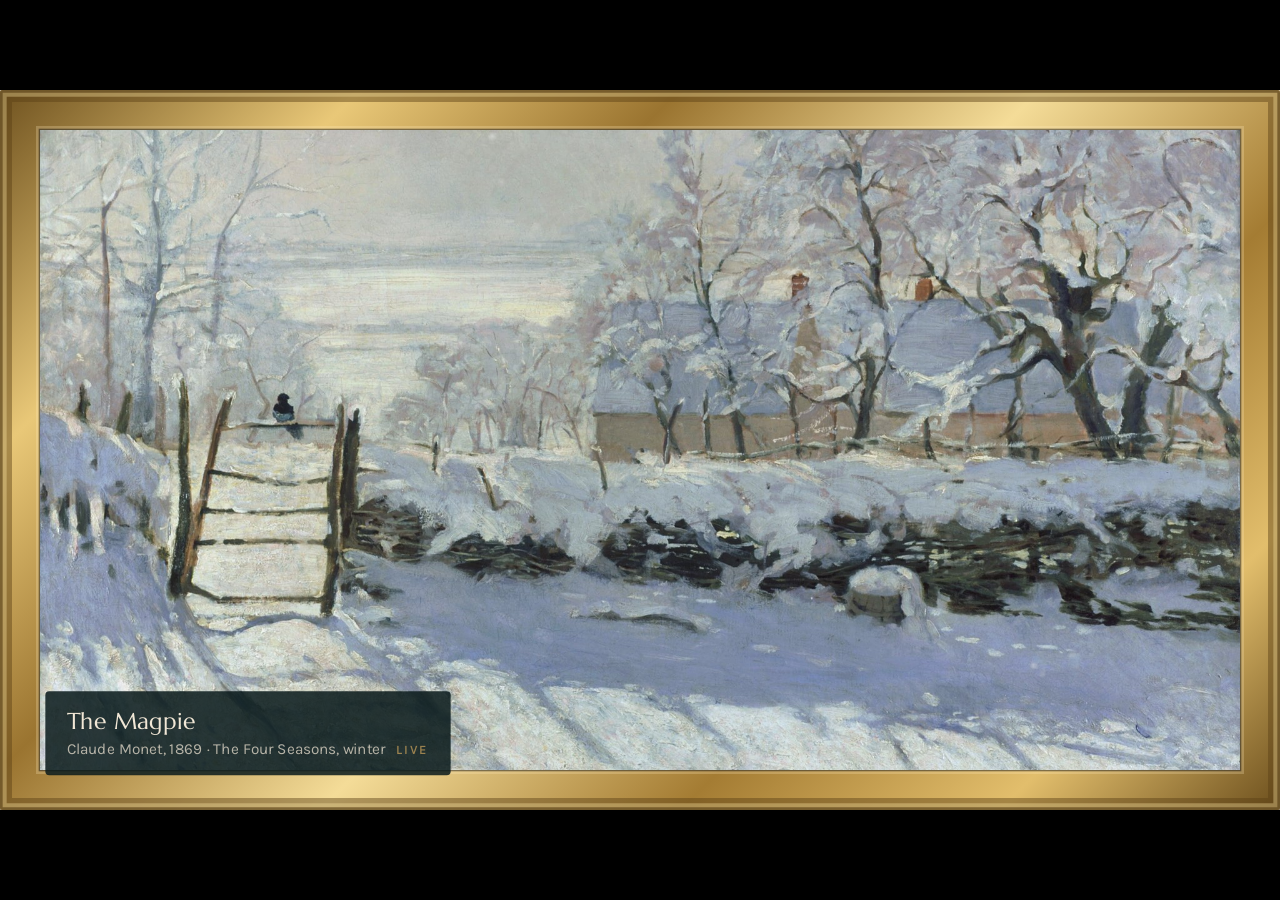
<file: frame-app/web/index.html>
<!DOCTYPE html>
<html lang="en">
<head>
<meta charset="utf-8">
<meta name="viewport" content="width=device-width,initial-scale=1">
<title>Riwaq</title>
<link rel="stylesheet" href="riwaq.css">
</head>
<body>
<div id="app">

  <!-- the wall: the artwork in its frame -->
  <main id="wall">
    <div id="stage"></div>
    <div id="plaque" class="plaque"><div class="p-title"></div><div class="p-by"></div></div>
    <div id="hint" class="hint"><span><b>OK</b> Gallery</span><span><b>▲</b> Frame &amp; wall</span><span><b>◀ ▶</b> Browse</span></div>
  </main>

  <!-- gallery -->
  <section id="gallery" class="layer" style="display:none">
    <header class="g-head">
      <div class="brand">
        <svg viewBox="0 0 120 120"><path d="M30 112V70A36 36 0 1 1 90 70V112" fill="none" stroke="#C9A15B" stroke-width="7"/><circle cx="60" cy="74" r="11" fill="#E0B46A"/><path d="M42 93H78M49 102H71" stroke="#C9A15B" stroke-width="4" stroke-linecap="round"/></svg>
        <span class="lat">RIWAQ</span><span class="ar">رواق</span>
      </div>
      <button class="pill" id="open-style" data-focus>Frame &amp; wall</button>
    </header>
    <div class="g-hero">
      <div class="g-info">
        <div class="g-eyebrow"></div>
        <h1 class="g-title"></h1>
        <div class="g-by"></div>
        <div class="g-where"></div>
        <div class="g-live"></div>
      </div>
      <div class="g-preview"><img alt=""></div>
    </div>
    <div class="g-rows"><div class="g-rows-in"></div></div>
  </section>

  <!-- frame & wall -->
  <aside id="style" class="layer">
    <h2>Frame &amp; wall</h2>
    <div class="s-list"></div>
    <p class="s-foot">◀ ▶ to change · Back to close</p>
  </aside>

</div>
<script src="catalog.js"></script>
<script src="remote.js"></script>
<script src="live.js"></script>
<script src="app.js"></script>
</body>
</html>
</file>
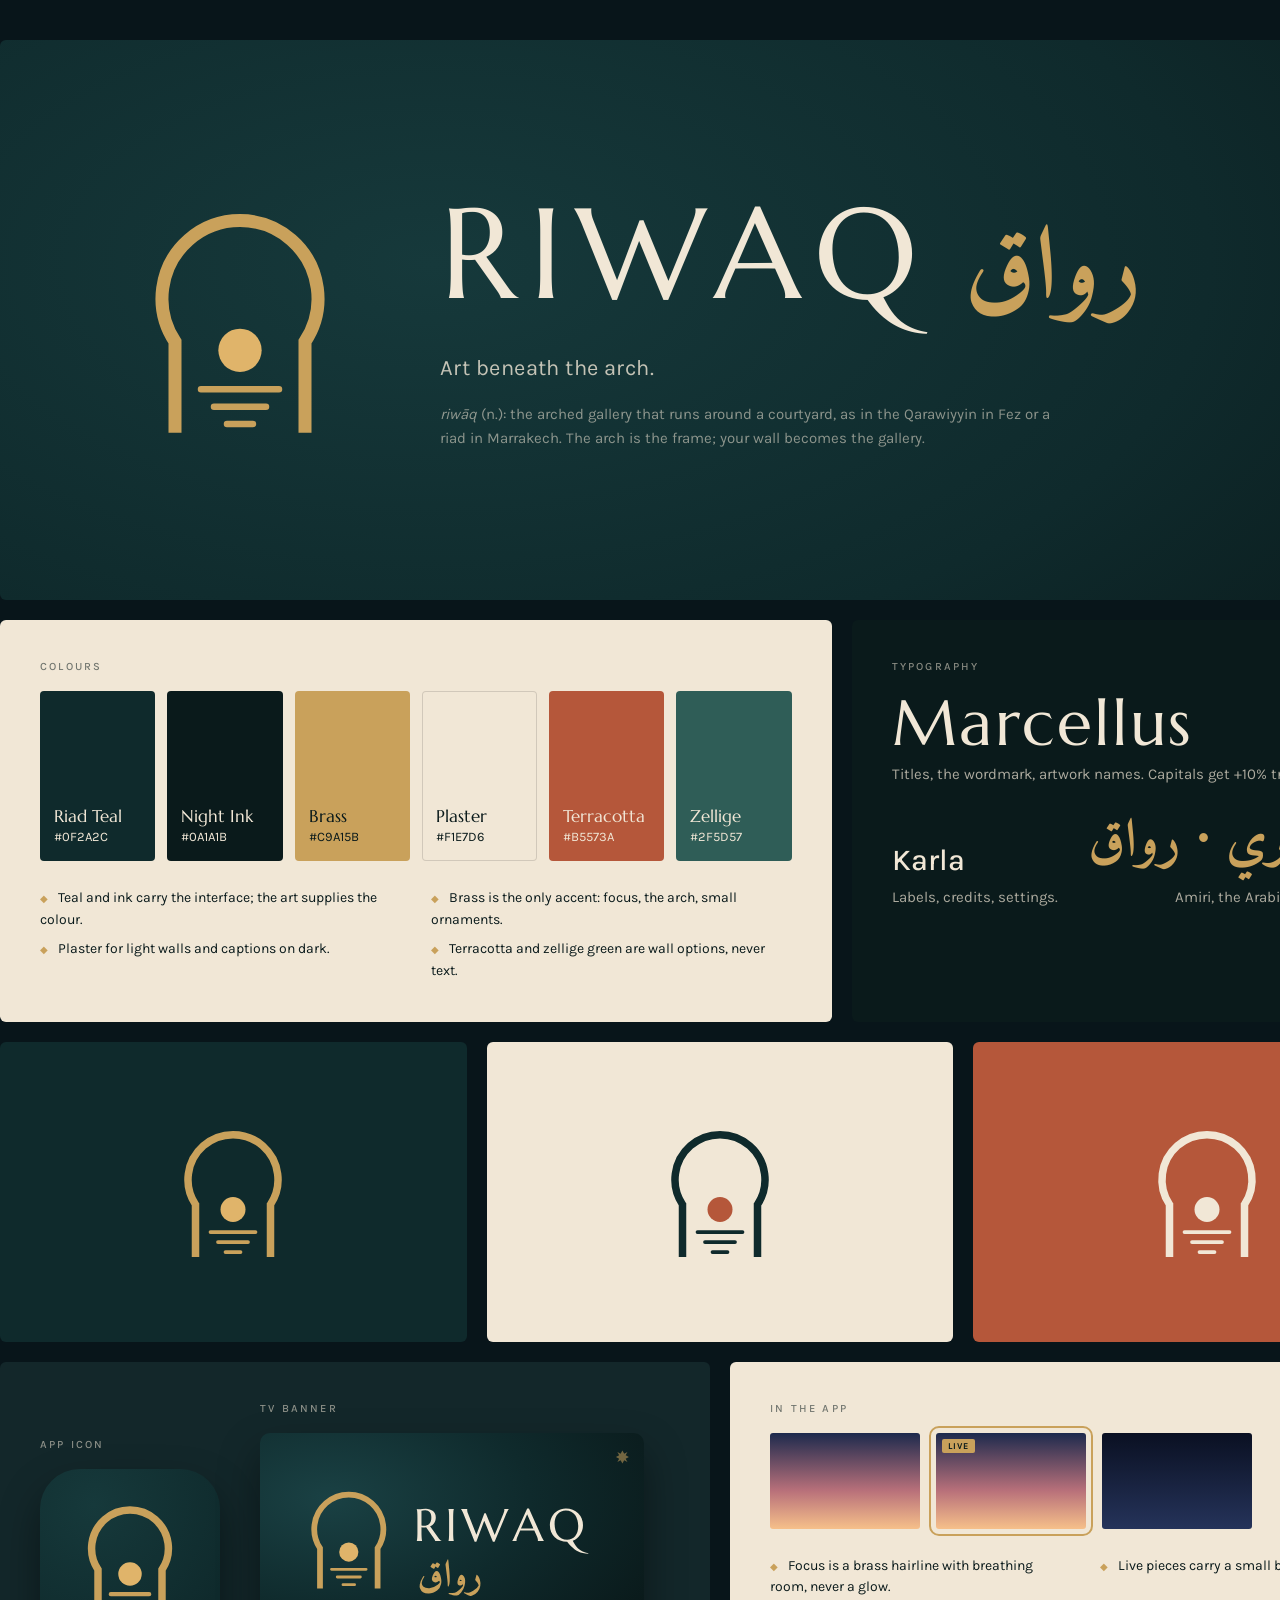
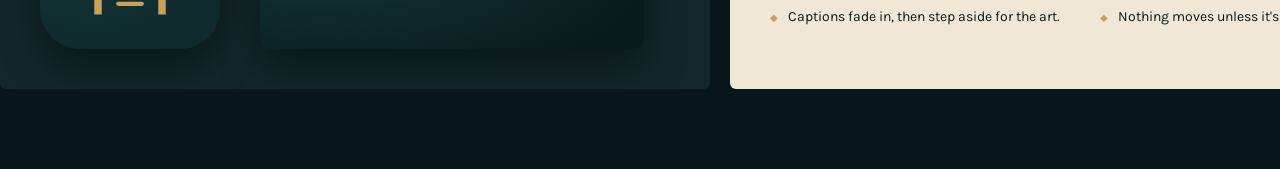
<file: frame-app/brand/brand.html>
<!DOCTYPE html>
<html lang="en">
<head>
<meta charset="utf-8">
<title>Riwaq — brand sheet</title>
<style>
  @font-face { font-family: Marcellus; src: url(../web/fonts/marcellus.woff2) format('woff2'); }
  @font-face { font-family: Karla; src: url(../web/fonts/karla.woff2) format('woff2'); font-weight: 200 800; }
  @font-face { font-family: Amiri; src: url(../web/fonts/amiri-ar.woff2) format('woff2'); font-weight: 400; }
  @font-face { font-family: Amiri; src: url(../web/fonts/amiri-ar-bold.woff2) format('woff2'); font-weight: 700; }
  :root { --teal: #0F2A2C; --ink: #0A1A1B; --brass: #C9A15B; --sun: #E0B46A; --plaster: #F1E7D6; --clay: #B5573A; --green: #2F5D57; }
  * { box-sizing: border-box; margin: 0; }
  body { background: #08151a; font: 15px/1.55 Karla, sans-serif; color: var(--plaster); padding: 40px 0 80px; }
  .sheet { width: 1440px; margin: 0 auto; display: grid; grid-template-columns: repeat(12, 1fr); gap: 20px; }
  .card { border-radius: 6px; overflow: hidden; position: relative; padding: 40px; }
  .label { font: 500 11px Karla; letter-spacing: .2em; text-transform: uppercase; opacity: .55; margin-bottom: 18px; }
  .hero { grid-column: span 12; height: 560px; background: radial-gradient(90% 120% at 30% 40%, #16393b, var(--teal) 60%, var(--ink)); display: flex; align-items: center; gap: 70px; padding: 0 110px; }
  .hero .mark { width: 260px; height: 260px; flex: none; }
  .lock { display: flex; align-items: baseline; gap: 34px; }
  .lat { font: 400 128px/1 Marcellus; letter-spacing: .1em; }
  .ar { font: 700 104px/1 Amiri; color: var(--brass); }
  .hero .tl { margin-top: 26px; font-size: 22px; opacity: .8; letter-spacing: .02em; }
  .hero .def { margin-top: 18px; font-size: 15px; opacity: .55; max-width: 620px; }
  .star { position: absolute; right: 48px; top: 40px; width: 28px; opacity: .6; }
  .pal { grid-column: span 7; background: var(--plaster); color: var(--ink); }
  .chips { display: grid; grid-template-columns: repeat(6, 1fr); gap: 12px; }
  .chip { height: 170px; border-radius: 4px; padding: 14px; display: flex; flex-direction: column; justify-content: flex-end; font-size: 13px; }
  .chip b { font: 400 17px Marcellus; display: block; }
  .type { grid-column: span 5; background: var(--ink); }
  .type .big { font: 400 64px/1 Marcellus; letter-spacing: .04em; }
  .type .arb { font: 700 54px/1.3 Amiri; color: var(--brass); direction: rtl; }
  .type p { opacity: .7; margin-top: 8px; }
  .row { display: flex; gap: 30px; align-items: flex-end; margin-top: 22px; }
  .on { grid-column: span 4; height: 300px; display: grid; place-items: center; }
  .on svg { width: 150px; }
  .app { grid-column: span 6; background: #13272a; display: flex; gap: 40px; align-items: flex-end; }
  .icon { width: 180px; height: 180px; border-radius: 40px; background: radial-gradient(120% 120% at 30% 20%, #16393b, var(--teal) 70%); display: grid; place-items: center; box-shadow: 0 20px 40px rgba(0,0,0,.4); }
  .icon svg { width: 128px; }
  .banner { width: 384px; height: 216px; border-radius: 10px; overflow: hidden; box-shadow: 0 20px 40px rgba(0,0,0,.4); }
  .banner iframe { border: 0; width: 320px; height: 180px; transform: scale(1.2); transform-origin: 0 0; }
  .cap { font-size: 11px; letter-spacing: .16em; text-transform: uppercase; opacity: .5; margin-top: 12px; }
  .ui { grid-column: span 6; background: var(--plaster); color: var(--ink); }
  .ui .demo { display: flex; gap: 16px; margin-top: 6px; }
  .t { width: 150px; height: 96px; border-radius: 3px; background: linear-gradient(#1d2a4d, #b8707a 60%, #f6c08a); position: relative; }
  .t.f { outline: 2px solid var(--brass); outline-offset: 5px; }
  .t i { position: absolute; left: 6px; top: 6px; font: 700 9px Karla; letter-spacing: .12em; font-style: normal; background: var(--brass); color: var(--ink); padding: 2px 6px; border-radius: 2px; }
  .rules { margin-top: 26px; display: grid; grid-template-columns: 1fr 1fr; gap: 8px 30px; font-size: 14px; }
  .rules div::before { content: '◆'; color: var(--brass); margin-right: 10px; font-size: 10px; }
</style>
</head>
<body>
<div class="sheet">

  <section class="card hero">
    <svg class="star" viewBox="0 0 40 40"><path d="M20 2l5 9 9-5-5 9 9 5-9 5 5 9-9-5-5 9-5-9-9 5 5-9-9-5 9-5-5-9 9 5z" fill="#C9A15B"/></svg>
    <svg class="mark" viewBox="0 0 120 120"><path d="M30 112V70A36 36 0 1 1 90 70V112" fill="none" stroke="#C9A15B" stroke-width="6"/><circle cx="60" cy="74" r="10" fill="#E0B46A"/><path d="M42 92H78M48 100H72M54 108H66" stroke="#C9A15B" stroke-width="3" stroke-linecap="round"/></svg>
    <div>
      <div class="lock"><span class="lat">RIWAQ</span><span class="ar">رواق</span></div>
      <div class="tl">Art beneath the arch.</div>
      <div class="def"><i>riwāq</i> (n.): the arched gallery that runs around a courtyard, as in the Qarawiyyin in Fez or a riad in Marrakech. The arch is the frame; your wall becomes the gallery.</div>
    </div>
  </section>

  <section class="card pal">
    <div class="label">Colours</div>
    <div class="chips">
      <div class="chip" style="background:#0F2A2C;color:#F1E7D6"><b>Riad Teal</b>#0F2A2C</div>
      <div class="chip" style="background:#0A1A1B;color:#F1E7D6"><b>Night Ink</b>#0A1A1B</div>
      <div class="chip" style="background:#C9A15B"><b>Brass</b>#C9A15B</div>
      <div class="chip" style="background:#F1E7D6;box-shadow:inset 0 0 0 1px #0002"><b>Plaster</b>#F1E7D6</div>
      <div class="chip" style="background:#B5573A;color:#F1E7D6"><b>Terracotta</b>#B5573A</div>
      <div class="chip" style="background:#2F5D57;color:#F1E7D6"><b>Zellige</b>#2F5D57</div>
    </div>
    <div class="rules">
      <div>Teal and ink carry the interface; the art supplies the colour.</div>
      <div>Brass is the only accent: focus, the arch, small ornaments.</div>
      <div>Plaster for light walls and captions on dark.</div>
      <div>Terracotta and zellige green are wall options, never text.</div>
    </div>
  </section>

  <section class="card type">
    <div class="label">Typography</div>
    <div class="big">Marcellus</div><p>Titles, the wordmark, artwork names. Capitals get +10% tracking.</p>
    <div class="row"><div><div style="font:500 30px Karla">Karla</div><p>Labels, credits, settings.</p></div><div><div class="arb">أميري · رواق</div><p style="text-align:right">Amiri, the Arabic voice.</p></div></div>
  </section>

  <section class="card on" style="background:#0F2A2C"><svg viewBox="0 0 120 120"><path d="M30 112V70A36 36 0 1 1 90 70V112" fill="none" stroke="#C9A15B" stroke-width="6"/><circle cx="60" cy="74" r="10" fill="#E0B46A"/><path d="M42 92H78M48 100H72M54 108H66" stroke="#C9A15B" stroke-width="3" stroke-linecap="round"/></svg></section>
  <section class="card on" style="background:#F1E7D6"><svg viewBox="0 0 120 120"><path d="M30 112V70A36 36 0 1 1 90 70V112" fill="none" stroke="#0F2A2C" stroke-width="6"/><circle cx="60" cy="74" r="10" fill="#B5573A"/><path d="M42 92H78M48 100H72M54 108H66" stroke="#0F2A2C" stroke-width="3" stroke-linecap="round"/></svg></section>
  <section class="card on" style="background:#B5573A"><svg viewBox="0 0 120 120"><path d="M30 112V70A36 36 0 1 1 90 70V112" fill="none" stroke="#F1E7D6" stroke-width="6"/><circle cx="60" cy="74" r="10" fill="#F1E7D6"/><path d="M42 92H78M48 100H72M54 108H66" stroke="#F1E7D6" stroke-width="3" stroke-linecap="round"/></svg></section>

  <section class="card app">
    <div><div class="label">App icon</div><div class="icon"><svg viewBox="0 0 120 120"><path d="M30 112V70A36 36 0 1 1 90 70V112" fill="none" stroke="#C9A15B" stroke-width="7"/><circle cx="60" cy="74" r="11" fill="#E0B46A"/><path d="M42 93H78M49 102H71" stroke="#C9A15B" stroke-width="4" stroke-linecap="round"/></svg></div></div>
    <div><div class="label">TV banner</div><div class="banner"><img src="banner.svg" style="width:100%;height:100%;display:block" alt="Riwaq TV banner"></div></div>
  </section>

  <section class="card ui">
    <div class="label">In the app</div>
    <div class="demo"><div class="t"></div><div class="t f"><i>LIVE</i></div><div class="t" style="background:linear-gradient(#0a1022,#25335a)"></div></div>
    <div class="rules">
      <div>Focus is a brass hairline with breathing room, never a glow.</div>
      <div>Live pieces carry a small brass LIVE tag.</div>
      <div>Captions fade in, then step aside for the art.</div>
      <div>Nothing moves unless it's the art.</div>
    </div>
  </section>

</div>
</body>
</html>
</file>
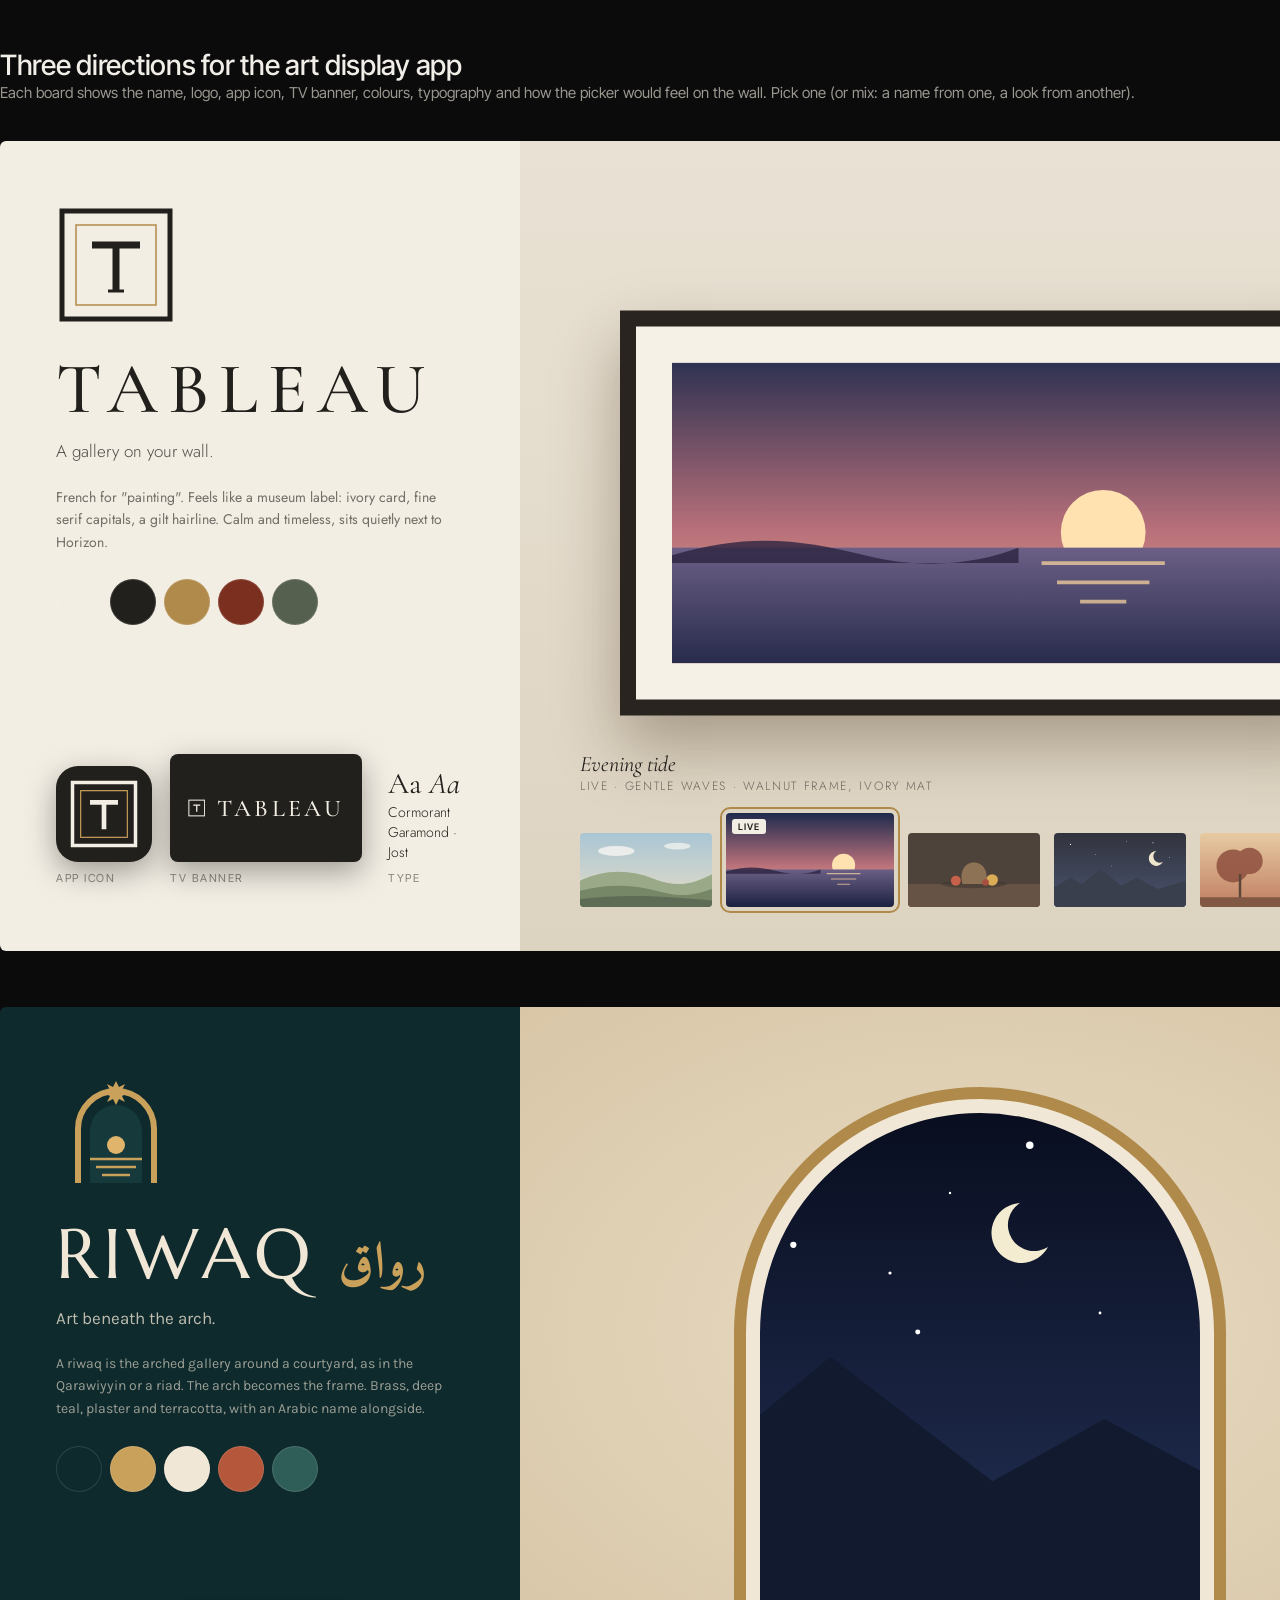
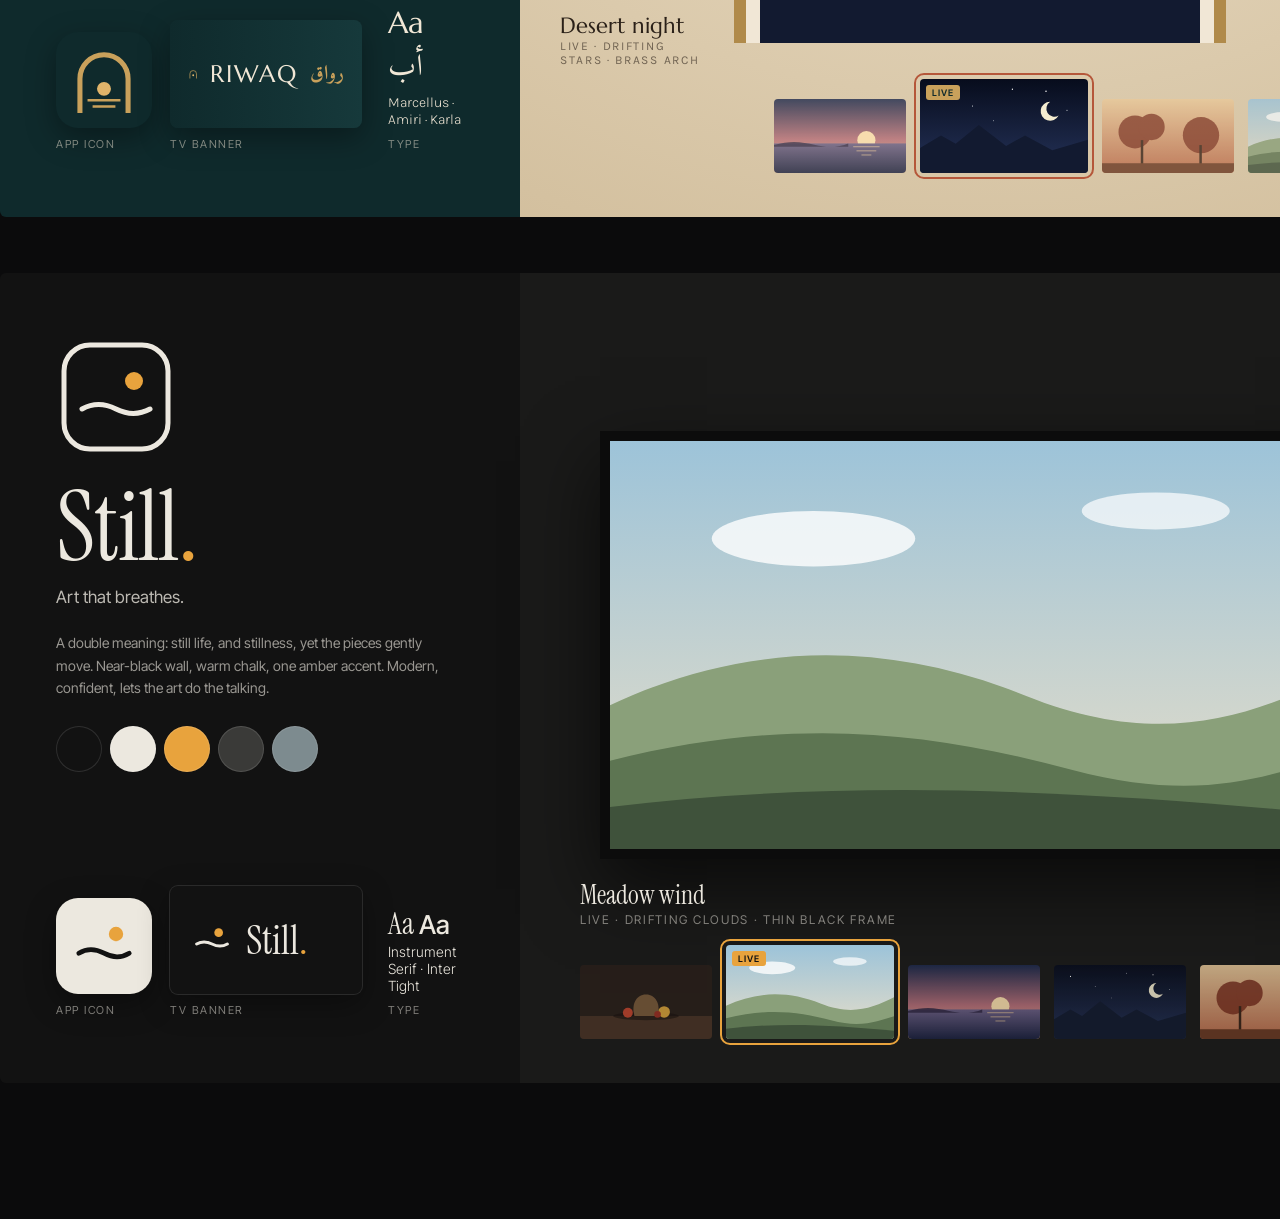
<file: frame-app/brand/directions.html>
<!DOCTYPE html>
<html lang="en">
<head>
<meta charset="utf-8">
<title>Art display — three name directions</title>
<link rel="preconnect" href="https://fonts.googleapis.com">
<link href="https://fonts.googleapis.com/css2?family=Cormorant+Garamond:ital,wght@0,400;0,500;0,600;1,400&family=Jost:wght@300;400;500&family=Marcellus&family=Amiri:wght@400;700&family=Karla:wght@300;400;500&family=Instrument+Serif:ital@0;1&family=Inter+Tight:wght@300;400;500;600&display=swap" rel="stylesheet">
<style>
  * { box-sizing: border-box; margin: 0; }
  body { background: #0b0b0c; color: #eee; font: 15px/1.5 'Inter Tight', sans-serif; padding: 48px 0 80px; }
  .intro { width: 1440px; margin: 0 auto 36px; color: #9a978f; }
  .intro h1 { font: 500 28px 'Inter Tight'; color: #f1eee8; letter-spacing: -.01em; }
  .board { width: 1440px; height: 810px; margin: 0 auto 56px; position: relative; overflow: hidden; border-radius: 6px; display: grid; grid-template-columns: 520px 1fr; }
  .tag { position: absolute; top: 22px; right: 28px; font: 500 12px 'Inter Tight'; letter-spacing: .18em; text-transform: uppercase; opacity: .55; }
  .left { padding: 64px 56px; display: flex; flex-direction: column; }
  .mark { width: 120px; height: 120px; }
  .word { margin-top: 28px; }
  .tagline { margin-top: 14px; font-size: 17px; opacity: .78; max-width: 380px; }
  .why { margin-top: 22px; font-size: 14px; opacity: .62; max-width: 400px; line-height: 1.6; }
  .row { margin-top: auto; display: flex; gap: 18px; align-items: flex-end; }
  .icon { width: 96px; height: 96px; border-radius: 22px; overflow: hidden; box-shadow: 0 10px 30px rgba(0,0,0,.35); }
  .banner { width: 192px; height: 108px; border-radius: 8px; overflow: hidden; box-shadow: 0 10px 30px rgba(0,0,0,.35); }
  .cap { font-size: 11px; letter-spacing: .14em; text-transform: uppercase; opacity: .5; margin-top: 8px; }
  .sw { display: flex; gap: 8px; margin-top: 26px; }
  .sw i { width: 46px; height: 46px; border-radius: 50%; display: block; box-shadow: inset 0 0 0 1px rgba(255,255,255,.12); }
  .right { position: relative; }
  .wall { position: absolute; inset: 0; }
  .frame { position: absolute; left: 50%; top: 46%; transform: translate(-50%,-50%); width: 720px; height: 405px; }
  .frame .art { position: absolute; overflow: hidden; }
  .frame svg { width: 100%; height: 100%; display: block; }
  .strip { position: absolute; left: 60px; right: 60px; bottom: 44px; display: flex; gap: 14px; align-items: flex-end; }
  .thumb { width: 132px; height: 74px; border-radius: 4px; overflow: hidden; position: relative; flex: none; opacity: .8; }
  .thumb.on { width: 168px; height: 94px; opacity: 1; }
  .thumb svg { width: 100%; height: 100%; display: block; }
  .live { position: absolute; left: 6px; top: 6px; font: 600 9px 'Inter Tight'; letter-spacing: .12em; padding: 2px 6px; border-radius: 3px; }
  .meta { position: absolute; left: 60px; bottom: 156px; }
</style>
</head>
<body>

<div class="intro">
  <h1>Three directions for the art display app</h1>
  <p>Each board shows the name, logo, app icon, TV banner, colours, typography and how the picker would feel on the wall. Pick one (or mix: a name from one, a look from another).</p>
</div>

<!-- shared art pieces, drawn once and reused -->
<svg width="0" height="0" style="position:absolute">
  <defs>
    <linearGradient id="dusk" x1="0" y1="0" x2="0" y2="1"><stop offset="0" stop-color="#1d2a4d"/><stop offset=".55" stop-color="#b8707a"/><stop offset="1" stop-color="#f6c08a"/></linearGradient>
    <linearGradient id="sea" x1="0" y1="0" x2="0" y2="1"><stop offset="0" stop-color="#6b5f86"/><stop offset="1" stop-color="#1b2140"/></linearGradient>
    <linearGradient id="noon" x1="0" y1="0" x2="0" y2="1"><stop offset="0" stop-color="#9cc3d9"/><stop offset="1" stop-color="#eadfc8"/></linearGradient>
    <linearGradient id="night" x1="0" y1="0" x2="0" y2="1"><stop offset="0" stop-color="#070c1c"/><stop offset="1" stop-color="#25335a"/></linearGradient>
    <linearGradient id="autumn" x1="0" y1="0" x2="0" y2="1"><stop offset="0" stop-color="#e9c99a"/><stop offset="1" stop-color="#b9694a"/></linearGradient>
    <symbol id="art-sea" viewBox="0 0 160 90" preserveAspectRatio="xMidYMid slice">
      <rect width="160" height="90" fill="url(#dusk)"/><circle cx="112" cy="50" r="11" fill="#ffe2b0"/>
      <rect y="54" width="160" height="36" fill="url(#sea)"/>
      <path d="M96 58h32M100 63h24M106 68h12" stroke="#ffd9a0" stroke-width="1" opacity=".7"/>
      <path d="M0 56c20-6 34-4 50 0s30 2 40-2v4H0z" fill="#2c2440" opacity=".8"/>
    </symbol>
    <symbol id="art-hills" viewBox="0 0 160 90" preserveAspectRatio="xMidYMid slice">
      <rect width="160" height="90" fill="url(#noon)"/>
      <ellipse cx="44" cy="22" rx="22" ry="6" fill="#fff" opacity=".8"/><ellipse cx="118" cy="16" rx="16" ry="4" fill="#fff" opacity=".7"/>
      <path d="M0 58c30-14 60-14 90-2s50 4 70-6v40H0z" fill="#8aa07a"/>
      <path d="M0 70c40-10 70-6 100 2s45 0 60-4v22H0z" fill="#5d7552"/>
      <path d="M0 80c50-6 100-4 160 2v8H0z" fill="#3f523b"/>
    </symbol>
    <symbol id="art-night" viewBox="0 0 160 90" preserveAspectRatio="xMidYMid slice">
      <rect width="160" height="90" fill="url(#night)"/>
      <g fill="#fff"><circle cx="20" cy="14" r=".7"/><circle cx="50" cy="26" r=".5"/><circle cx="88" cy="10" r=".6"/><circle cx="140" cy="30" r=".5"/><circle cx="70" cy="40" r=".4"/><circle cx="120" cy="12" r=".7"/></g>
      <path d="M124 22a9 9 0 1 0 8 13a7 7 0 1 1-8-13z" fill="#f4ecd0"/>
      <path d="M0 66l20-12 14 8 22-18 26 20 18-10 26 14 34-10v32H0z" fill="#121a30"/>
    </symbol>
    <symbol id="art-still" viewBox="0 0 160 90" preserveAspectRatio="xMidYMid slice">
      <rect width="160" height="90" fill="#2a1f1a"/><rect y="62" width="160" height="28" fill="#4a3426"/>
      <ellipse cx="80" cy="62" rx="40" ry="5" fill="#1a120e" opacity=".6"/>
      <path d="M66 62c-4-14 2-26 14-26s18 12 14 26z" fill="#7a5a3a"/><circle cx="58" cy="58" r="6" fill="#c2452e"/><circle cx="102" cy="57" r="7" fill="#d9a33a"/><circle cx="94" cy="60" r="4" fill="#9a2f22"/>
    </symbol>
    <symbol id="art-autumn" viewBox="0 0 160 90" preserveAspectRatio="xMidYMid slice">
      <rect width="160" height="90" fill="url(#autumn)"/>
      <g fill="#7b2f1e" opacity=".85"><circle cx="40" cy="40" r="20"/><circle cx="60" cy="34" r="16"/><circle cx="120" cy="44" r="22"/></g>
      <rect x="47" y="50" width="3" height="30" fill="#3a2418"/><rect x="118" y="56" width="3" height="26" fill="#3a2418"/>
      <rect y="78" width="160" height="12" fill="#6b3a24"/>
    </symbol>
  </defs>
</svg>

<!-- ================= A · TABLEAU ================= -->
<section class="board" style="background:#f3eee4;color:#22201c">
  <div class="tag">Direction A · Gallery classic</div>
  <div class="left">
    <svg class="mark" viewBox="0 0 120 120">
      <rect x="6" y="6" width="108" height="108" fill="none" stroke="#22201c" stroke-width="5"/>
      <rect x="20" y="20" width="80" height="80" fill="none" stroke="#b08a4a" stroke-width="1.5"/>
      <path d="M36 40h48M60 40v46" stroke="#22201c" stroke-width="7"/>
      <path d="M52 86h16" stroke="#22201c" stroke-width="3"/>
    </svg>
    <div class="word" style="font:500 72px/1 'Cormorant Garamond';letter-spacing:.14em">TABLEAU</div>
    <div class="tagline" style="font-family:'Jost';font-weight:300">A gallery on your wall.</div>
    <div class="why" style="font-family:'Jost'">French for "painting". Feels like a museum label: ivory card, fine serif capitals, a gilt hairline. Calm and timeless, sits quietly next to Horizon.</div>
    <div class="sw"><i style="background:#f3eee4"></i><i style="background:#22201c"></i><i style="background:#b08a4a"></i><i style="background:#7b2f1e"></i><i style="background:#56604f"></i></div>
    <div class="row">
      <div><div class="icon" style="background:#22201c;display:grid;place-items:center"><svg viewBox="0 0 120 120" width="70" height="70"><rect x="6" y="6" width="108" height="108" fill="none" stroke="#f3eee4" stroke-width="6"/><rect x="20" y="20" width="80" height="80" fill="none" stroke="#c9a15b" stroke-width="2"/><path d="M36 40h48M60 40v46" stroke="#f3eee4" stroke-width="8"/></svg></div><div class="cap">App icon</div></div>
      <div><div class="banner" style="background:#22201c;display:flex;align-items:center;gap:12px;padding:0 18px"><svg viewBox="0 0 120 120" width="44" height="44"><rect x="6" y="6" width="108" height="108" fill="none" stroke="#f3eee4" stroke-width="7"/><path d="M36 40h48M60 40v46" stroke="#f3eee4" stroke-width="9"/></svg><span style="font:500 24px 'Cormorant Garamond';letter-spacing:.14em;color:#f3eee4">TABLEAU</span></div><div class="cap">TV banner</div></div>
      <div style="margin-left:8px"><div style="font:400 30px 'Cormorant Garamond'">Aa <i>Aa</i></div><div style="font:300 14px 'Jost'">Cormorant Garamond · Jost</div><div class="cap">Type</div></div>
    </div>
  </div>
  <div class="right" style="background:linear-gradient(#e9e2d4,#ddd3c1)">
    <div class="frame" style="background:#2a2420;padding:16px;box-shadow:0 30px 60px rgba(60,40,20,.35)">
      <div style="position:absolute;inset:16px;background:#f6f1e7;"></div>
      <div class="art" style="inset:52px"><svg><use href="#art-sea"/></svg></div>
    </div>
    <div class="meta"><div style="font:italic 400 22px 'Cormorant Garamond'">Evening tide</div><div style="font:300 12px 'Jost';letter-spacing:.14em;text-transform:uppercase;opacity:.6">Live · gentle waves · walnut frame, ivory mat</div></div>
    <div class="strip">
      <div class="thumb"><svg><use href="#art-hills"/></svg></div>
      <div class="thumb on" style="outline:2px solid #b08a4a;outline-offset:4px"><svg><use href="#art-sea"/></svg><span class="live" style="background:#f3eee4;color:#22201c">LIVE</span></div>
      <div class="thumb"><svg><use href="#art-still"/></svg></div>
      <div class="thumb"><svg><use href="#art-night"/></svg></div>
      <div class="thumb"><svg><use href="#art-autumn"/></svg></div>
    </div>
  </div>
</section>

<!-- ================= B · RIWAQ ================= -->
<section class="board" style="background:#0f2a2c;color:#f1e7d6">
  <div class="tag">Direction B · Moroccan gallery</div>
  <div class="left">
    <svg class="mark" viewBox="0 0 120 120">
      <path d="M22 112V58a38 38 0 0 1 76 0v54" fill="none" stroke="#c9a15b" stroke-width="6"/>
      <path d="M34 112V60a26 26 0 0 1 52 0v52" fill="#16393b"/>
      <circle cx="60" cy="74" r="9" fill="#e0b46a"/>
      <path d="M34 88h52M40 96h40M46 104h28" stroke="#c9a15b" stroke-width="2.5"/>
      <path d="M60 10l3 6 6-3-3 6 6 3-6 3 3 6-6-3-3 6-3-6-6 3 3-6-6-3 6-3-3-6 6 3z" fill="#c9a15b"/>
    </svg>
    <div class="word" style="display:flex;align-items:baseline;gap:22px"><span style="font:400 70px/1 'Marcellus';letter-spacing:.08em">RIWAQ</span><span style="font:700 52px/1 'Amiri';color:#c9a15b">رواق</span></div>
    <div class="tagline" style="font-family:'Karla'">Art beneath the arch.</div>
    <div class="why" style="font-family:'Karla'">A riwaq is the arched gallery around a courtyard, as in the Qarawiyyin or a riad. The arch becomes the frame. Brass, deep teal, plaster and terracotta, with an Arabic name alongside.</div>
    <div class="sw"><i style="background:#0f2a2c"></i><i style="background:#c9a15b"></i><i style="background:#f1e7d6"></i><i style="background:#b5573a"></i><i style="background:#2f5d57"></i></div>
    <div class="row">
      <div><div class="icon" style="background:#0f2a2c;display:grid;place-items:center"><svg viewBox="0 0 120 120" width="76" height="76"><path d="M22 112V58a38 38 0 0 1 76 0v54" fill="none" stroke="#c9a15b" stroke-width="8"/><circle cx="60" cy="74" r="11" fill="#e0b46a"/><path d="M34 92h52M42 102h36" stroke="#c9a15b" stroke-width="4"/></svg></div><div class="cap">App icon</div></div>
      <div><div class="banner" style="background:linear-gradient(90deg,#0f2a2c,#16393b);display:flex;align-items:center;gap:12px;padding:0 18px"><svg viewBox="0 0 120 120" width="46" height="46"><path d="M22 112V58a38 38 0 0 1 76 0v54" fill="none" stroke="#c9a15b" stroke-width="8"/><circle cx="60" cy="74" r="11" fill="#e0b46a"/></svg><span style="font:400 24px 'Marcellus';letter-spacing:.08em;color:#f1e7d6">RIWAQ</span><span style="font:700 20px 'Amiri';color:#c9a15b">رواق</span></div><div class="cap">TV banner</div></div>
      <div style="margin-left:8px"><div style="font:400 30px 'Marcellus'">Aa <span style="font-family:Amiri">أب</span></div><div style="font:300 14px 'Karla'">Marcellus · Amiri · Karla</div><div class="cap">Type</div></div>
    </div>
  </div>
  <div class="right" style="background:radial-gradient(120% 90% at 50% 40%,#e9dcc4,#cdb894)">
    <div class="frame" style="width:520px;height:560px;top:44%">
      <svg viewBox="0 0 520 560" style="position:absolute;inset:0"><defs><clipPath id="arch"><path d="M40 560V250a220 220 0 0 1 440 0v310z"/></clipPath></defs>
        <path d="M14 560V250a246 246 0 0 1 492 0v310z" fill="#b08a4a"/><path d="M26 560V250a234 234 0 0 1 468 0v310z" fill="#f1e7d6"/>
        <g clip-path="url(#arch)"><svg x="-120" y="0" width="760" height="560"><use href="#art-night"/></svg><path d="M300 120a30 30 0 1 0 28 44a24 24 0 1 1-28-44z" fill="#f4ecd0"/><circle cx="170" cy="190" r="1.6" fill="#fff"/><circle cx="380" cy="230" r="1.4" fill="#fff"/><circle cx="230" cy="110" r="1.2" fill="#fff"/></g>
      </svg>
    </div>
    <div class="meta" style="color:#2a2018;left:40px;bottom:150px;width:150px"><div style="font:400 22px 'Marcellus'">Desert night</div><div style="font:400 12px 'Karla';letter-spacing:.14em;text-transform:uppercase;opacity:.6">Live · drifting stars · brass arch</div></div>
    <div class="strip" style="justify-content:flex-end">
      <div class="thumb"><svg><use href="#art-sea"/></svg></div>
      <div class="thumb on" style="outline:2px solid #b5573a;outline-offset:4px"><svg><use href="#art-night"/></svg><span class="live" style="background:#c9a15b;color:#0f2a2c">LIVE</span></div>
      <div class="thumb"><svg><use href="#art-autumn"/></svg></div>
      <div class="thumb"><svg><use href="#art-hills"/></svg></div>
    </div>
  </div>
</section>

<!-- ================= C · STILL ================= -->
<section class="board" style="background:#121212;color:#ece8df">
  <div class="tag">Direction C · Modern quiet</div>
  <div class="left">
    <svg class="mark" viewBox="0 0 120 120">
      <rect x="8" y="8" width="104" height="104" rx="26" fill="none" stroke="#ece8df" stroke-width="5"/>
      <path d="M26 72c11-6 22-6 34 0s23 6 34 0" fill="none" stroke="#ece8df" stroke-width="5" stroke-linecap="round"/>
      <circle cx="78" cy="44" r="9" fill="#e8a33d"/>
    </svg>
    <div class="word" style="font:400 96px/0.9 'Instrument Serif';letter-spacing:-.01em">Still<span style="color:#e8a33d">.</span></div>
    <div class="tagline">Art that breathes.</div>
    <div class="why">A double meaning: still life, and stillness, yet the pieces gently move. Near-black wall, warm chalk, one amber accent. Modern, confident, lets the art do the talking.</div>
    <div class="sw"><i style="background:#121212"></i><i style="background:#ece8df"></i><i style="background:#e8a33d"></i><i style="background:#3a3a38"></i><i style="background:#7d8b8f"></i></div>
    <div class="row">
      <div><div class="icon" style="background:#ece8df;display:grid;place-items:center"><svg viewBox="0 0 120 120" width="72" height="72"><path d="M18 72c13-8 27-8 42 0s29 8 42 0" fill="none" stroke="#121212" stroke-width="8" stroke-linecap="round"/><circle cx="80" cy="40" r="12" fill="#e8a33d"/></svg></div><div class="cap">App icon</div></div>
      <div><div class="banner" style="background:#121212;box-shadow:0 0 0 1px #2a2a2a,0 10px 30px rgba(0,0,0,.35);display:flex;align-items:center;gap:14px;padding:0 22px"><svg viewBox="0 0 120 120" width="40" height="40"><path d="M14 72c14-8 30-8 46 0s32 8 46 0" fill="none" stroke="#ece8df" stroke-width="9" stroke-linecap="round"/><circle cx="80" cy="38" r="13" fill="#e8a33d"/></svg><span style="font:400 40px 'Instrument Serif';color:#ece8df">Still<span style="color:#e8a33d">.</span></span></div><div class="cap">TV banner</div></div>
      <div style="margin-left:8px"><div style="font:400 30px 'Instrument Serif'">Aa <span style="font:500 26px 'Inter Tight'">Aa</span></div><div style="font:300 14px 'Inter Tight'">Instrument Serif · Inter Tight</div><div class="cap">Type</div></div>
    </div>
  </div>
  <div class="right" style="background:#1a1a19">
    <div class="frame" style="width:760px;height:428px;background:#0c0c0c;padding:10px;box-shadow:0 30px 70px rgba(0,0,0,.6)">
      <div class="art" style="inset:10px"><svg><use href="#art-hills"/></svg></div>
    </div>
    <div class="meta"><div style="font:400 26px 'Instrument Serif'">Meadow wind</div><div style="font:400 12px 'Inter Tight';letter-spacing:.14em;text-transform:uppercase;opacity:.5">Live · drifting clouds · thin black frame</div></div>
    <div class="strip">
      <div class="thumb"><svg><use href="#art-still"/></svg></div>
      <div class="thumb on" style="outline:2px solid #e8a33d;outline-offset:4px"><svg><use href="#art-hills"/></svg><span class="live" style="background:#e8a33d;color:#121212">LIVE</span></div>
      <div class="thumb"><svg><use href="#art-sea"/></svg></div>
      <div class="thumb"><svg><use href="#art-night"/></svg></div>
      <div class="thumb"><svg><use href="#art-autumn"/></svg></div>
    </div>
  </div>
</section>

</body>
</html>
</file>
<file: frame-app/web/riwaq.css>
/* Riwaq — art beneath the arch.
   Designed for the TV's 960x540 CSS viewport (1920x1080 at 2x). Nothing animates unless it is the art itself
   or a short, one-off transition after a key press. */
@font-face { font-family: Marcellus; src: url(fonts/marcellus.woff2) format('woff2'); }
@font-face { font-family: Marcellus; src: url(fonts/marcellus-ext.woff2) format('woff2'); unicode-range: U+0100-024F, U+1E00-1EFF; }
@font-face { font-family: Karla; src: url(fonts/karla.woff2) format('woff2'); font-weight: 200 800; }
@font-face { font-family: Karla; src: url(fonts/karla-ext.woff2) format('woff2'); font-weight: 200 800; unicode-range: U+0100-024F, U+1E00-1EFF; }
@font-face { font-family: Amiri; src: url(fonts/amiri-ar.woff2) format('woff2'); font-weight: 400; }
@font-face { font-family: Amiri; src: url(fonts/amiri-ar-bold.woff2) format('woff2'); font-weight: 700; }

:root {
  --teal: #0F2A2C; --ink: #0A1A1B; --brass: #C9A15B; --sun: #E0B46A; --plaster: #F1E7D6; --clay: #B5573A; --green: #2F5D57;
  --wall: #E6D9C3; --mat: #F2EBDD;
  --ease: cubic-bezier(.22, .8, .2, 1);
}
* { box-sizing: border-box; margin: 0; padding: 0; }
html, body { width: 100%; height: 100%; overflow: hidden; background: #000; }
body { font: 400 13px/1.45 Karla, sans-serif; color: var(--plaster); -webkit-font-smoothing: antialiased; }
button { font: inherit; color: inherit; background: none; border: 0; }
#app { position: absolute; left: 0; top: 0; width: 960px; height: 540px; overflow: hidden; transform-origin: 0 0; background: var(--wall); }

/* ---------------- the wall ---------------- */
#wall { position: absolute; inset: 0; background: var(--wall); }
/* a picture light from above and a soft floor shadow: painted once */
#wall::before { content: ''; position: absolute; inset: 0; pointer-events: none;
  background: radial-gradient(70% 60% at 50% 0%, rgba(255,250,240,.22), rgba(255,250,240,0) 70%),
              linear-gradient(rgba(0,0,0,0) 70%, rgba(0,0,0,.12)); }
#wall.dark::before { background: radial-gradient(70% 60% at 50% 0%, rgba(255,240,215,.10), rgba(255,240,215,0) 70%), linear-gradient(rgba(0,0,0,0) 65%, rgba(0,0,0,.25)); }
#stage { position: absolute; inset: 0; transition: transform .45s var(--ease); }
body.browsing #wall { visibility: hidden; }

.piece { position: absolute; inset: 0; opacity: 0; transition: opacity .9s ease; }
.piece.in { opacity: 1; }
.frame { position: absolute; }
.art { position: absolute; overflow: hidden; background: #111; }
.art img, .art video { position: absolute; display: block; max-width: none; object-fit: cover; }
.art canvas.live { position: absolute; left: 0; top: 0; width: 100%; height: 100%; pointer-events: none; }

/* walnut moulding and an ivory mat */
.f-gallery .frame { background: linear-gradient(135deg, #5a4030, #2b1d15 55%, #3d2a1f); border-radius: 1px;
  box-shadow: 0 1px 0 rgba(255,255,255,.18) inset, 0 -1px 0 rgba(0,0,0,.4) inset, 0 16px 34px rgba(30,18,8,.38), 0 3px 8px rgba(30,18,8,.3); }
.f-gallery.photo .frame { background: linear-gradient(135deg, #2a2a2a, #0d0d0d 60%, #1b1b1b); }
/* the inner lip of the moulding, where it meets the canvas */
.f-gallery .art, .f-gilded .art { box-shadow: 0 0 0 1px rgba(0,0,0,.45), 0 0 0 3px rgba(255,236,190,.25); }
.f-zellige .art { box-shadow: 0 0 0 3px var(--brass), 0 0 0 4px rgba(0,0,0,.3); }

/* gilded frame */
.f-gilded .frame { border-radius: 2px;
  background: linear-gradient(135deg, #6f521f 0%, #e9c878 18%, #9a7430 34%, #f4dc98 52%, #a47c33 70%, #e2be6c 86%, #6c4f1d 100%);
  box-shadow: inset 0 0 0 2px rgba(80,55,15,.6), inset 0 0 0 5px rgba(255,236,170,.35), inset 0 0 0 9px rgba(90,62,20,.45),
              0 18px 40px rgba(30,18,8,.42), 0 4px 10px rgba(30,18,8,.3); }

/* zellige border */
.f-zellige .frame { background: url(img/zellige-tile.jpg) 0 0 / 116px 116px repeat; border-radius: 2px;
  box-shadow: 0 16px 36px rgba(20,12,6,.4), 0 3px 8px rgba(20,12,6,.3), inset 0 0 0 1px rgba(0,0,0,.3); }

/* floating canvas */
.f-float .art { box-shadow: 0 18px 40px rgba(20,12,6,.42), 0 3px 8px rgba(20,12,6,.3); }

/* the Riwaq arch: the art seen through a carved plaster horseshoe arch */
.f-arch .art { background: transparent; }
.f-arch svg.arch { position: absolute; overflow: visible; pointer-events: none; will-change: transform; } /* its own layer: painted once */

/* full screen */
.f-full .art { background: #000; }

/* caption plaque */
.plaque { position: absolute; left: 34px; bottom: 26px; max-width: 420px; padding: 12px 16px 11px; border-radius: 3px;
  background: rgba(10,26,27,.86); color: var(--plaster); opacity: 0; transform: translate3d(0, 6px, 0);
  transition: opacity .5s ease, transform .5s var(--ease); pointer-events: none; }
.plaque.show { opacity: 1; transform: none; }
.p-title { font: 400 17px/1.2 Marcellus; letter-spacing: .02em; }
.p-by { margin-top: 3px; font-size: 11.5px; opacity: .72; }
.p-by .live { color: var(--brass); font-weight: 600; letter-spacing: .12em; font-size: 9.5px; margin-left: 8px; }

.hint { position: absolute; right: 34px; bottom: 30px; transform: translate3d(0, 6px, 0); display: flex; gap: 18px; padding: 8px 16px; border-radius: 999px;
  background: rgba(10,26,27,.82); font-size: 11.5px; color: rgba(241,231,214,.85); opacity: 0; transition: opacity .5s, transform .5s var(--ease); white-space: nowrap; }
.hint.show { opacity: 1; transform: none; }
.hint b { color: var(--brass); font-weight: 600; margin-right: 4px; }

/* ---------------- layers ---------------- */
.layer { position: absolute; visibility: hidden; }
.layer.open { visibility: visible; }

/* ---------------- gallery ---------------- */
#gallery { inset: 0; background: radial-gradient(90% 70% at 75% 20%, #143436, var(--ink) 70%); opacity: 0; transition: opacity .25s ease, visibility 0s .25s; }
#gallery.open { opacity: 1; transition: opacity .25s ease; }
.g-head { position: absolute; left: 44px; right: 44px; top: 22px; display: flex; align-items: center; justify-content: space-between; }
.brand { display: flex; align-items: center; gap: 10px; }
.brand svg { width: 24px; height: 24px; }
.brand .lat { font: 400 17px Marcellus; letter-spacing: .14em; }
.brand .ar { font: 700 17px Amiri; color: var(--brass); margin-top: -2px; }
.pill { padding: 6px 14px; border-radius: 999px; font-size: 12px; color: rgba(241,231,214,.8); box-shadow: inset 0 0 0 1px rgba(241,231,214,.22); transition: box-shadow .15s, color .15s; }
.pill.is-focused { color: var(--plaster); box-shadow: inset 0 0 0 1.5px var(--brass); }

.g-hero { position: absolute; left: 44px; right: 44px; top: 64px; height: 196px; display: flex; justify-content: space-between; }
.g-info { width: 420px; padding-top: 18px; }
.g-eyebrow { font-size: 10px; font-weight: 600; letter-spacing: .2em; text-transform: uppercase; color: var(--brass); height: 16px; }
.g-title { margin-top: 6px; font: 400 30px/1.12 Marcellus; letter-spacing: .01em; max-height: 68px; overflow: hidden; }
.g-by { margin-top: 10px; font-size: 14px; opacity: .85; }
.g-where { margin-top: 2px; font-size: 12px; opacity: .55; }
.g-live { margin-top: 12px; font-size: 12px; color: rgba(224,180,106,.9); min-height: 18px; }
.g-preview { position: relative; width: 340px; height: 191px; }
.g-preview img:not([src]) { visibility: hidden; }
.g-preview img { position: absolute; inset: 0; width: 100%; height: 100%; object-fit: contain; object-position: right center; filter: drop-shadow(0 10px 18px rgba(0,0,0,.45)); }

.g-rows { position: absolute; left: 0; right: 0; top: 272px; bottom: 0; overflow: hidden; }
.g-rows-in { transition: transform .32s var(--ease); }
.g-row { height: 140px; }
.g-row h3 { margin: 0 44px 8px; font: 600 10px Karla; letter-spacing: .2em; text-transform: uppercase; color: rgba(241,231,214,.55); }
.g-row h3 em { font-style: normal; color: rgba(241,231,214,.3); margin-left: 8px; letter-spacing: .1em; }
.g-view { position: relative; overflow: visible; }
.g-track { display: flex; gap: 14px; padding: 0 44px; transition: transform .28s var(--ease); width: max-content; }
.tile { position: relative; flex: none; width: 168px; height: 95px; border-radius: 3px; background: #142b2d center / cover no-repeat;
  transition: transform .18s var(--ease), box-shadow .18s; box-shadow: 0 4px 10px rgba(0,0,0,.3); }
.tile.is-focused { transform: scale(1.08); box-shadow: 0 0 0 2px var(--ink), 0 0 0 3.5px var(--brass), 0 10px 22px rgba(0,0,0,.5); z-index: 2; }
.tile .tag { position: absolute; left: 6px; top: 6px; padding: 1px 5px 0; border-radius: 2px; background: var(--brass); color: var(--ink); font: 700 8px/13px Karla; letter-spacing: .14em; }
.tile.now::after { content: ''; position: absolute; right: 7px; bottom: 7px; width: 7px; height: 7px; border-radius: 50%; background: var(--sun); box-shadow: 0 0 0 2px var(--ink); }

/* ---------------- frame & wall ---------------- */
#style { top: 0; right: 0; bottom: 0; width: 330px; background: var(--ink); box-shadow: inset 1px 0 0 rgba(201,161,91,.35);
  padding: 40px 30px; transform: translate3d(20px, 0, 0); opacity: 0; transition: transform .35s var(--ease), opacity .25s, visibility 0s .35s; }
#style.open { transform: none; opacity: 1; transition: transform .35s var(--ease), opacity .25s; }
#style h2 { font: 400 22px Marcellus; letter-spacing: .04em; margin-bottom: 22px; }
.s-row { display: flex; justify-content: space-between; align-items: center; height: 46px; padding: 0 12px; margin: 0 -12px; border-radius: 4px; transition: background .15s; }
.s-row.is-focused { background: rgba(201,161,91,.12); box-shadow: inset 0 0 0 1px rgba(201,161,91,.55); }
.s-row .k { font-size: 12.5px; color: rgba(241,231,214,.6); }
.s-row .v { font-size: 13.5px; display: flex; align-items: center; gap: 8px; }
.s-row .v::before, .s-row .v::after { color: var(--brass); opacity: 0; font-size: 11px; }
.s-row .v::before { content: '◀'; }
.s-row .v::after { content: '▶'; }
.s-row.is-focused .v::before, .s-row.is-focused .v::after { opacity: 1; }
.s-foot { position: absolute; left: 30px; bottom: 28px; font-size: 11px; color: rgba(241,231,214,.4); }

/* edge nudge */
.bump-l { animation: bl .26s; } .bump-r { animation: br .26s; } .bump-u { animation: bu .26s; } .bump-d { animation: bd .26s; }
@keyframes bl { 50% { translate: -4px 0; } } @keyframes br { 50% { translate: 4px 0; } }
@keyframes bu { 50% { translate: 0 -4px; } } @keyframes bd { 50% { translate: 0 4px; } }
</file>
